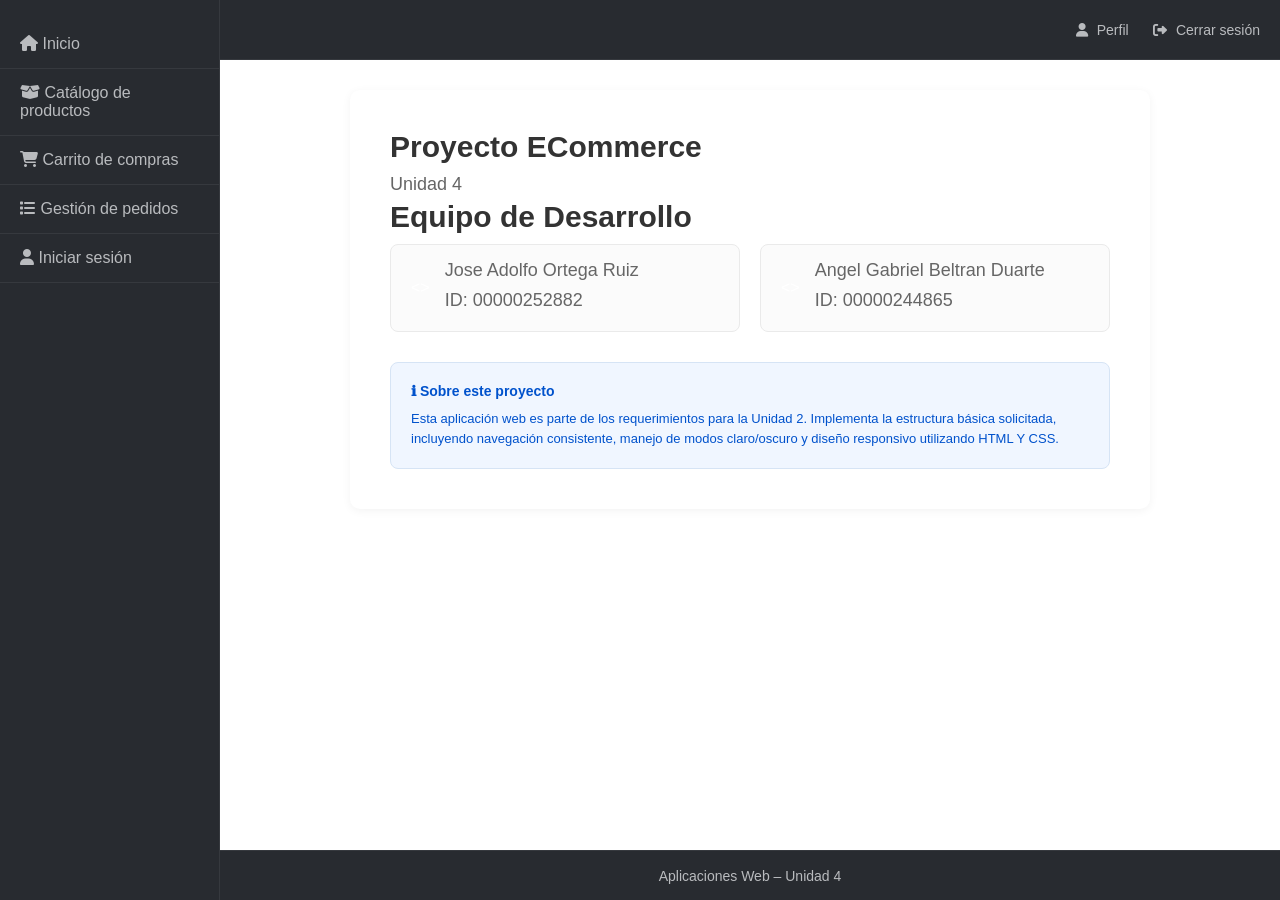
<file: src/main/webapp/index.html>
<html lang="es">
<head>
    <meta charset="UTF-8">
    <meta name="viewport" content="width=device-width, initial-scale=1.0">
    <title>Aplicaciones Web - Unidad 2</title>
    <link rel="stylesheet" href="https://cdnjs.cloudflare.com/ajax/libs/font-awesome/6.4.0/css/all.min.css">
    <link rel="stylesheet" href="./styles/estiloIndex.css">
</head>
<body>

    <div class="layout-container">
        <!-- Menu Lateral -->
        <aside class="sidebar">
            <nav>
                <ul>
                    <li><a href="index.html"><i class="fa-solid fa-house"></i> Inicio</a></li>
                    <li><a href="catalogoView.html"><i class="fa-solid fa-box-open"></i> Catálogo de productos</a></li>
                    <li><a href="carritoView.html"><i class="fa-solid fa-shopping-cart"></i> Carrito de compras</a></li>
                    <li><a href="#pedidos"><i class="fa-solid fa-list"></i> Gestión de pedidos</a></li>
                    <li><a href="loginView.html"><i class="fa-solid fa-user"></i> Iniciar sesión</a></li>
                </ul>
            </nav>
        </aside>

        <!-- Panel principal (Derecha) -->
        <div class="main-panel">
            
            <!-- Barra Superior -->
            <header class="topbar">
                <div class="topbar-links">
                    <a href="#perfil"><i class="fas fa-user"></i> Perfil</a>
                    <a href="#logout"><i class="fas fa-sign-out-alt"></i> Cerrar sesión</a>
                </div>
            </header>

            <!-- Contenido -->
            <main class="content">
                <section class="equipo">
                    <div class="equipo-grid">

                        <div class="equipo-info">
                            <h3 class="titulo-principal">Proyecto ECommerce</h3>
                            <p class="subtitulo-principal">Unidad 4</p>

                            <div class="texto-desarrollo">
                                <h3> Equipo de Desarrollo</h3>
                            </div>

                            <div class="equipo-desarrollo">
                                <div class="tarjeta-desarrollador">
                                    <div class="icono-dev">
                                        <span>&lt;&gt;</span>
                                    </div>
                                    <div class="info-dev">
                                        <p class="nombre-dev">Jose Adolfo Ortega Ruiz</p>
                                        <p class="id-dev">ID: 00000252882</p>
                                    </div>
                                </div>

                                <div class="tarjeta-desarrollador">
                                    <div class="icono-dev">
                                        <span>&lt;&gt;</span>
                                    </div>
                                    <div class="info-dev">
                                        <p class="nombre-dev">Angel Gabriel Beltran Duarte</p>
                                        <p class="id-dev">ID: 00000244865</p>
                                    </div>
                                </div>

                                <div class="info-proyecto">
                                    <h3>&#8505; Sobre este proyecto</h3>
                                    <p>Esta aplicación web es parte de los requerimientos para la Unidad 2. Implementa la estructura básica solicitada, incluyendo navegación consistente, manejo de modos claro/oscuro y diseño responsivo utilizando HTML Y CSS.</p>
                                </div>

                            </div> 
                        </div>
                    </div>
                </section>
            </main>
            </main>

            <!-- Pie de pagina -->
            <footer class="footer">
                <p>Aplicaciones Web – Unidad 4</p>
            </footer>

        </div>
    </div>

</body>
</html>
</file>
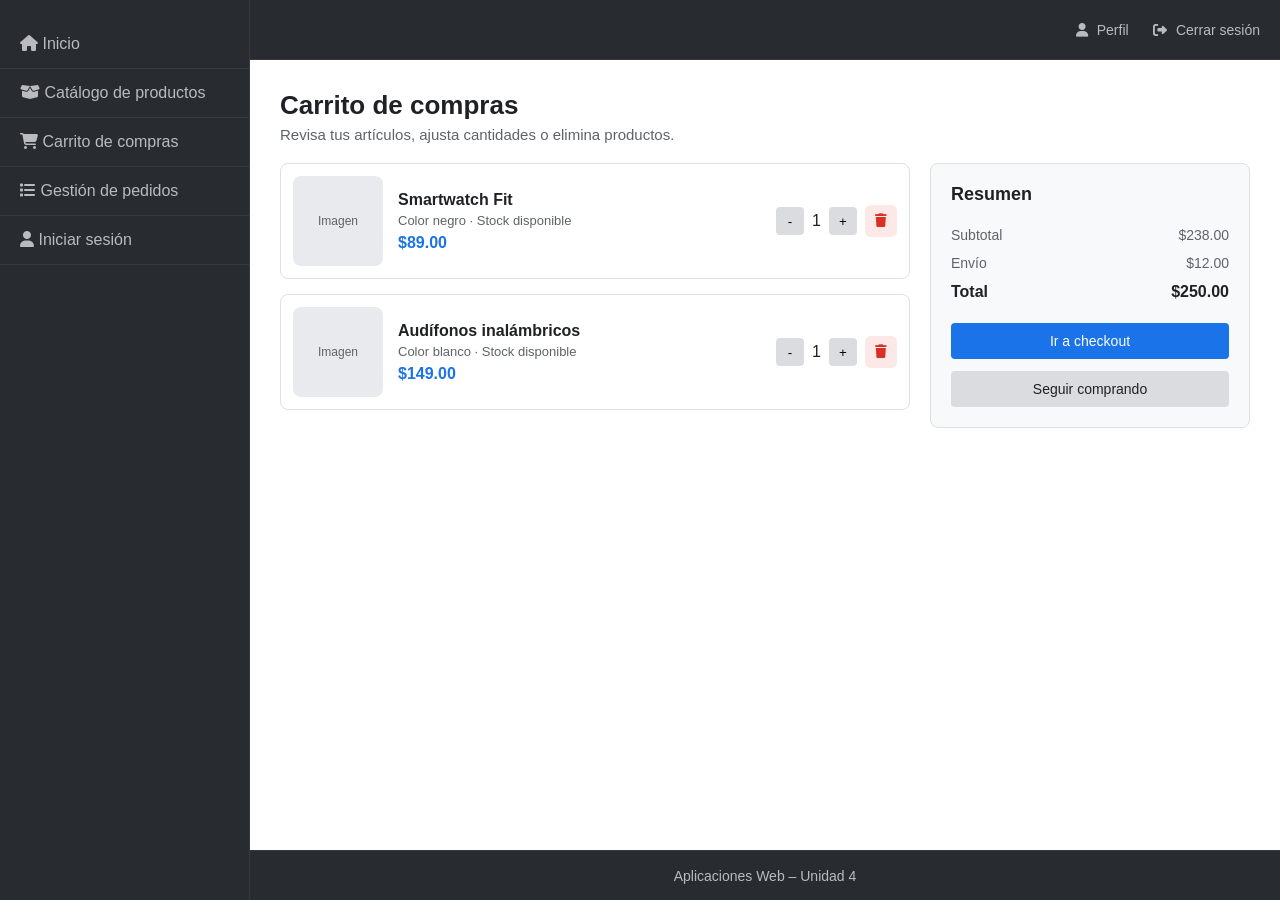
<file: src/main/webapp/carritoView.html>
<html lang="es">
<head>
    <meta charset="UTF-8">
    <meta name="viewport" content="width=device-width, initial-scale=1.0">
    <title>Proyecto ECommerce - Carrito</title>
    <link rel="stylesheet" href="https://cdnjs.cloudflare.com/ajax/libs/font-awesome/6.4.0/css/all.min.css">
    <link rel="stylesheet" href="./styles/estiloCarrito.css">
</head>
<body>

    <div class="layout-container">
        <!-- Menu Lateral -->
        <aside class="sidebar">
            <nav>
                <ul>
                    <li><a href="index.html"><i class="fa-solid fa-house"></i> Inicio</a></li>
                    <li><a href="catalogoView.html"><i class="fa-solid fa-box-open"></i> Catálogo de productos</a></li>
                    <li><a href="carritoView.html"><i class="fa-solid fa-shopping-cart"></i> Carrito de compras</a></li>
                    <li><a href="#pedidos"><i class="fa-solid fa-list"></i> Gestión de pedidos</a></li>
                    <li><a href="loginView.html"><i class="fa-solid fa-user"></i> Iniciar sesión</a></li>
                </ul>
            </nav>
        </aside>

        <!-- Panel principal (Derecha) -->
        <div class="main-panel">
            
            <!-- Barra Superior -->
            <header class="topbar">
                <div class="topbar-links">
                    <a href="#perfil"><i class="fas fa-user"></i> Perfil</a>
                    <a href="#logout"><i class="fas fa-sign-out-alt"></i> Cerrar sesión</a>
                </div>
            </header>

            <!-- Contenido -->
            <main class="content">
                <div class="carrito-header">
                    <h2>Carrito de compras</h2>
                    <p>Revisa tus artículos, ajusta cantidades o elimina productos.</p>
                </div>

                <div class="carrito-grid">
                    <section class="carrito-lista">
                        <article class="carrito-item">
                            <div class="item-img">Imagen</div>
                            <div class="item-info">
                                <h4>Smartwatch Fit</h4>
                                <p>Color negro · Stock disponible</p>
                                <span class="item-precio">$89.00</span>
                            </div>
                            <div class="item-controles">
                                <button type="button" class="btn-cantidad">-</button>
                                <span>1</span>
                                <button type="button" class="btn-cantidad">+</button>
                                <button type="button" class="btn-eliminar"><i class="fa-solid fa-trash"></i></button>
                            </div>
                        </article>
                        <article class="carrito-item">
                            <div class="item-img">Imagen</div>
                            <div class="item-info">
                                <h4>Audífonos inalámbricos</h4>
                                <p>Color blanco · Stock disponible</p>
                                <span class="item-precio">$149.00</span>
                            </div>
                            <div class="item-controles">
                                <button type="button" class="btn-cantidad">-</button>
                                <span>1</span>
                                <button type="button" class="btn-cantidad">+</button>
                                <button type="button" class="btn-eliminar"><i class="fa-solid fa-trash"></i></button>
                            </div>
                        </article>
                    </section>

                    <aside class="resumen-card">
                        <h3>Resumen</h3>
                        <div class="resumen-linea">
                            <span>Subtotal</span>
                            <span>$238.00</span>
                        </div>
                        <div class="resumen-linea">
                            <span>Envío</span>
                            <span>$12.00</span>
                        </div>
                        <div class="resumen-linea total">
                            <span>Total</span>
                            <span>$250.00</span>
                        </div>
                        <button class="btn-primario">Ir a checkout</button>
                        <a class="btn-secundario" href="catalogoView.html">Seguir comprando</a>
                    </aside>
                </div>
            </main>

            <!-- Pie de pagina -->
            <footer class="footer">
                <p>Aplicaciones Web – Unidad 4</p>
            </footer>

        </div>
    </div>

</body>
</html>
</file>
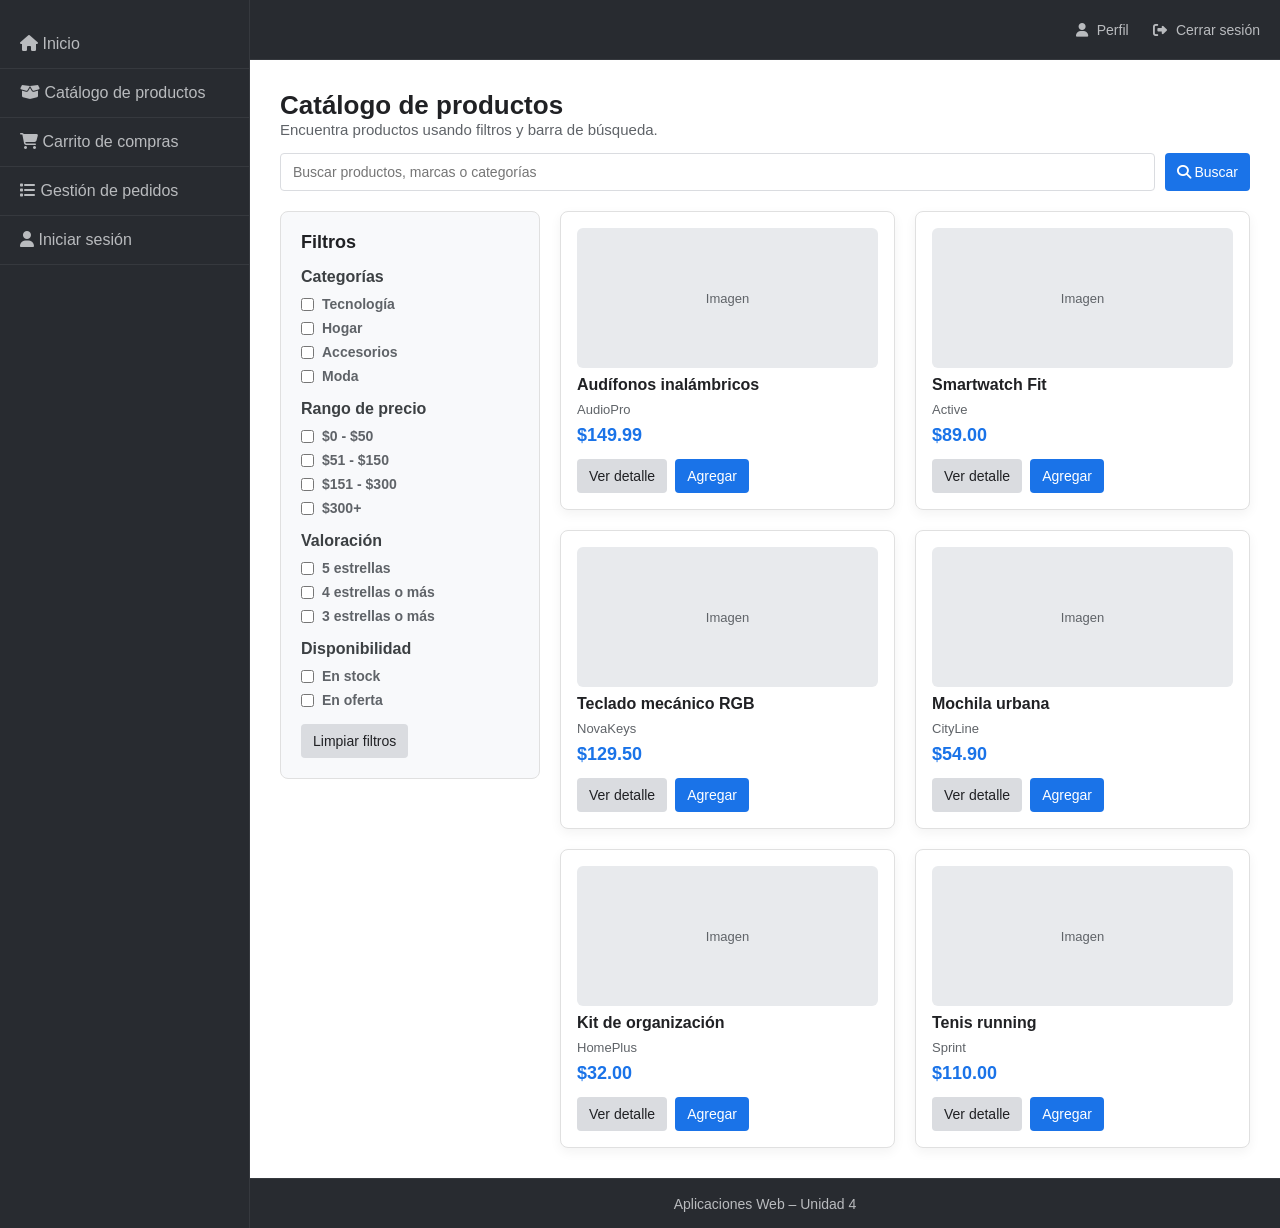
<file: src/main/webapp/catalogoView.html>
<html lang="es">
<head>
    <meta charset="UTF-8">
    <meta name="viewport" content="width=device-width, initial-scale=1.0">
    <title>Proyecto ECommerce - Catálogo</title>
    <link rel="stylesheet" href="https://cdnjs.cloudflare.com/ajax/libs/font-awesome/6.4.0/css/all.min.css">
    <link rel="stylesheet" href="./styles/estiloCatalogo.css">
</head>
<body>

    <div class="layout-container">
        <!-- Menu Lateral -->
        <aside class="sidebar">
            <nav>
                <ul>
                    <li><a href="index.html"><i class="fa-solid fa-house"></i> Inicio</a></li>
                    <li><a href="catalogoView.html"><i class="fa-solid fa-box-open"></i> Catálogo de productos</a></li>
                    <li><a href="carritoView.html"><i class="fa-solid fa-shopping-cart"></i> Carrito de compras</a></li>
                    <li><a href="#pedidos"><i class="fa-solid fa-list"></i> Gestión de pedidos</a></li>
                    <li><a href="loginView.html"><i class="fa-solid fa-user"></i> Iniciar sesión</a></li>
                </ul>
            </nav>
        </aside>

        <!-- Panel principal (Derecha) -->
        <div class="main-panel">
            
            <!-- Barra Superior -->
            <header class="topbar">
                <div class="topbar-links">
                    <a href="#perfil"><i class="fas fa-user"></i> Perfil</a>
                    <a href="#logout"><i class="fas fa-sign-out-alt"></i> Cerrar sesión</a>
                </div>
            </header>

            <!-- Contenido -->
            <main class="content">
                <div class="catalogo-header">
                    <div>
                        <h2>Catálogo de productos</h2>
                        <p>Encuentra productos usando filtros y barra de búsqueda.</p>
                    </div>
                    <div class="search-bar">
                        <input type="text" placeholder="Buscar productos, marcas o categorías">
                        <button class="btn-primario"><i class="fa-solid fa-magnifying-glass"></i> Buscar</button>
                    </div>
                </div>

                <div class="catalogo-grid">
                    <aside class="filtros">
                        <h3>Filtros</h3>
                        <div class="filtro-grupo">
                            <label>Categorías</label>
                            <div class="filtro-opciones">
                                <label><input type="checkbox"> Tecnología</label>
                                <label><input type="checkbox"> Hogar</label>
                                <label><input type="checkbox"> Accesorios</label>
                                <label><input type="checkbox"> Moda</label>
                            </div>
                        </div>
                        <div class="filtro-grupo">
                            <label>Rango de precio</label>
                            <div class="filtro-opciones">
                                <label><input type="checkbox"> $0 - $50</label>
                                <label><input type="checkbox"> $51 - $150</label>
                                <label><input type="checkbox"> $151 - $300</label>
                                <label><input type="checkbox"> $300+</label>
                            </div>
                        </div>
                        <div class="filtro-grupo">
                            <label>Valoración</label>
                            <div class="filtro-opciones">
                                <label><input type="checkbox"> 5 estrellas</label>
                                <label><input type="checkbox"> 4 estrellas o más</label>
                                <label><input type="checkbox"> 3 estrellas o más</label>
                            </div>
                        </div>
                        <div class="filtro-grupo">
                            <label>Disponibilidad</label>
                            <div class="filtro-opciones">
                                <label><input type="checkbox"> En stock</label>
                                <label><input type="checkbox"> En oferta</label>
                            </div>
                        </div>
                        <button class="btn-secundario">Limpiar filtros</button>
                    </aside>

                    <section class="productos-grid">
                        <article class="producto-card">
                            <div class="producto-img">Imagen</div>
                            <h4>Audífonos inalámbricos</h4>
                            <p class="producto-marca">AudioPro</p>
                            <p class="producto-precio">$149.99</p>
                            <div class="producto-acciones">
                                <a class="btn-secundario" href="productoDetalleView.html">Ver detalle</a>
                                <button class="btn-primario">Agregar</button>
                            </div>
                        </article>
                        <article class="producto-card">
                            <div class="producto-img">Imagen</div>
                            <h4>Smartwatch Fit</h4>
                            <p class="producto-marca">Active</p>
                            <p class="producto-precio">$89.00</p>
                            <div class="producto-acciones">
                                <a class="btn-secundario" href="productoDetalleView.html">Ver detalle</a>
                                <button class="btn-primario">Agregar</button>
                            </div>
                        </article>
                        <article class="producto-card">
                            <div class="producto-img">Imagen</div>
                            <h4>Teclado mecánico RGB</h4>
                            <p class="producto-marca">NovaKeys</p>
                            <p class="producto-precio">$129.50</p>
                            <div class="producto-acciones">
                                <a class="btn-secundario" href="productoDetalleView.html">Ver detalle</a>
                                <button class="btn-primario">Agregar</button>
                            </div>
                        </article>
                        <article class="producto-card">
                            <div class="producto-img">Imagen</div>
                            <h4>Mochila urbana</h4>
                            <p class="producto-marca">CityLine</p>
                            <p class="producto-precio">$54.90</p>
                            <div class="producto-acciones">
                                <a class="btn-secundario" href="productoDetalleView.html">Ver detalle</a>
                                <button class="btn-primario">Agregar</button>
                            </div>
                        </article>
                        <article class="producto-card">
                            <div class="producto-img">Imagen</div>
                            <h4>Kit de organización</h4>
                            <p class="producto-marca">HomePlus</p>
                            <p class="producto-precio">$32.00</p>
                            <div class="producto-acciones">
                                <a class="btn-secundario" href="productoDetalleView.html">Ver detalle</a>
                                <button class="btn-primario">Agregar</button>
                            </div>
                        </article>
                        <article class="producto-card">
                            <div class="producto-img">Imagen</div>
                            <h4>Tenis running</h4>
                            <p class="producto-marca">Sprint</p>
                            <p class="producto-precio">$110.00</p>
                            <div class="producto-acciones">
                                <a class="btn-secundario" href="productoDetalleView.html">Ver detalle</a>
                                <button class="btn-primario">Agregar</button>
                            </div>
                        </article>
                    </section>
                </div>
            </main>

            <!-- Pie de pagina -->
            <footer class="footer">
                <p>Aplicaciones Web – Unidad 4</p>
            </footer>

        </div>
    </div>

</body>
</html>
</file>
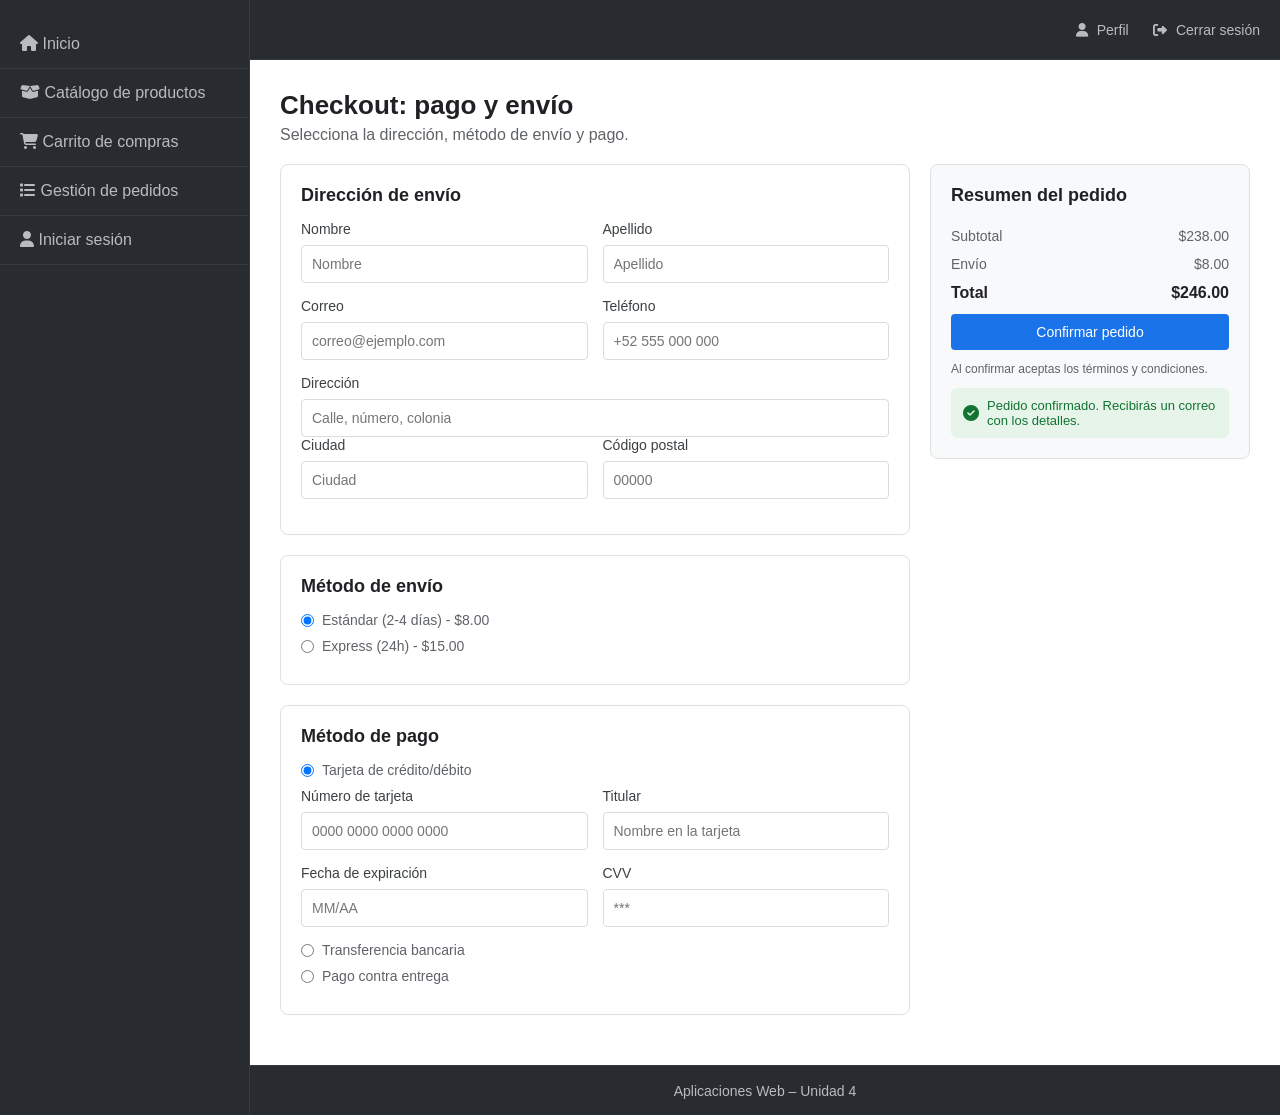
<file: src/main/webapp/checkoutView.html>
<html lang="es">
<head>
    <meta charset="UTF-8">
    <meta name="viewport" content="width=device-width, initial-scale=1.0">
    <title>Proyecto ECommerce - Checkout</title>
    <link rel="stylesheet" href="https://cdnjs.cloudflare.com/ajax/libs/font-awesome/6.4.0/css/all.min.css">
    <link rel="stylesheet" href="./styles/estiloCheckout.css">
</head>
<body>

    <div class="layout-container">
        <!-- Menu Lateral -->
        <aside class="sidebar">
            <nav>
                <ul>
                    <li><a href="index.html"><i class="fa-solid fa-house"></i> Inicio</a></li>
                    <li><a href="catalogoView.html"><i class="fa-solid fa-box-open"></i> Catálogo de productos</a></li>
                    <li><a href="carritoView.html"><i class="fa-solid fa-shopping-cart"></i> Carrito de compras</a></li>
                    <li><a href="#pedidos"><i class="fa-solid fa-list"></i> Gestión de pedidos</a></li>
                    <li><a href="loginView.html"><i class="fa-solid fa-user"></i> Iniciar sesión</a></li>
                </ul>
            </nav>
        </aside>

        <!-- Panel principal (Derecha) -->
        <div class="main-panel">
            
            <!-- Barra Superior -->
            <header class="topbar">
                <div class="topbar-links">
                    <a href="#perfil"><i class="fas fa-user"></i> Perfil</a>
                    <a href="#logout"><i class="fas fa-sign-out-alt"></i> Cerrar sesión</a>
                </div>
            </header>

            <!-- Contenido -->
            <main class="content">
                <div class="checkout-header">
                    <h2>Checkout: pago y envío</h2>
                    <p>Selecciona la dirección, método de envío y pago.</p>
                </div>

                <div class="checkout-grid">
                    <section class="checkout-form">
                        <div class="form-section">
                            <h3>Dirección de envío</h3>
                            <div class="form-row">
                                <div class="campo-form">
                                    <label for="nombre">Nombre</label>
                                    <input type="text" id="nombre" placeholder="Nombre">
                                </div>
                                <div class="campo-form">
                                    <label for="apellido">Apellido</label>
                                    <input type="text" id="apellido" placeholder="Apellido">
                                </div>
                            </div>
                            <div class="form-row">
                                <div class="campo-form">
                                    <label for="email">Correo</label>
                                    <input type="email" id="email" placeholder="correo@ejemplo.com">
                                </div>
                                <div class="campo-form">
                                    <label for="telefono">Teléfono</label>
                                    <input type="tel" id="telefono" placeholder="+52 555 000 000">
                                </div>
                            </div>
                            <div class="campo-form">
                                <label for="direccion">Dirección</label>
                                <input type="text" id="direccion" placeholder="Calle, número, colonia">
                            </div>
                            <div class="form-row">
                                <div class="campo-form">
                                    <label for="ciudad">Ciudad</label>
                                    <input type="text" id="ciudad" placeholder="Ciudad">
                                </div>
                                <div class="campo-form">
                                    <label for="cp">Código postal</label>
                                    <input type="text" id="cp" placeholder="00000">
                                </div>
                            </div>
                        </div>

                        <div class="form-section">
                            <h3>Método de envío</h3>
                            <label class="opcion-radio"><input type="radio" name="envio" checked> Estándar (2-4 días) - $8.00</label>
                            <label class="opcion-radio"><input type="radio" name="envio"> Express (24h) - $15.00</label>
                        </div>

                        <div class="form-section">
                            <h3>Método de pago</h3>
                            <label class="opcion-radio"><input type="radio" name="pago" checked> Tarjeta de crédito/débito</label>
                            <div class="form-row">
                                <div class="campo-form">
                                    <label for="tarjeta">Número de tarjeta</label>
                                    <input type="text" id="tarjeta" placeholder="0000 0000 0000 0000">
                                </div>
                                <div class="campo-form">
                                    <label for="titular">Titular</label>
                                    <input type="text" id="titular" placeholder="Nombre en la tarjeta">
                                </div>
                            </div>
                            <div class="form-row">
                                <div class="campo-form">
                                    <label for="expira">Fecha de expiración</label>
                                    <input type="text" id="expira" placeholder="MM/AA">
                                </div>
                                <div class="campo-form">
                                    <label for="cvv">CVV</label>
                                    <input type="password" id="cvv" placeholder="***">
                                </div>
                            </div>
                            <label class="opcion-radio"><input type="radio" name="pago"> Transferencia bancaria</label>
                            <label class="opcion-radio"><input type="radio" name="pago"> Pago contra entrega</label>
                        </div>
                    </section>

                    <aside class="resumen-card">
                        <h3>Resumen del pedido</h3>
                        <div class="resumen-linea">
                            <span>Subtotal</span>
                            <span>$238.00</span>
                        </div>
                        <div class="resumen-linea">
                            <span>Envío</span>
                            <span>$8.00</span>
                        </div>
                        <div class="resumen-linea total">
                            <span>Total</span>
                            <span>$246.00</span>
                        </div>
                        <button class="btn-primario">Confirmar pedido</button>
                        <p class="nota-resumen">Al confirmar aceptas los términos y condiciones.</p>
                        <div class="mensaje-confirmacion">
                            <i class="fa-solid fa-circle-check"></i>
                            Pedido confirmado. Recibirás un correo con los detalles.
                        </div>
                    </aside>
                </div>
            </main>

            <!-- Pie de pagina -->
            <footer class="footer">
                <p>Aplicaciones Web – Unidad 4</p>
            </footer>

        </div>
    </div>

</body>
</html>
</file>
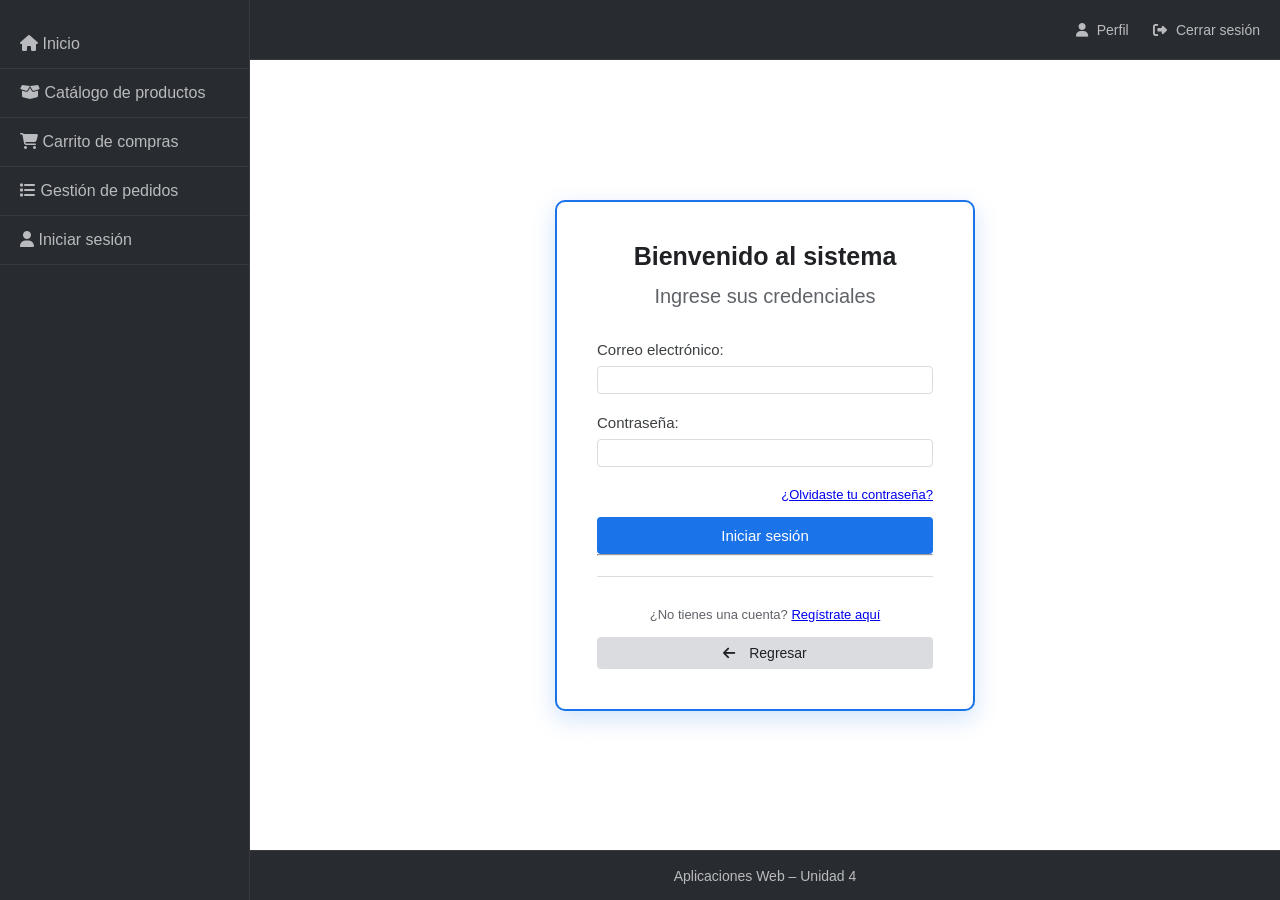
<file: src/main/webapp/loginView.html>
<html lang="es">
<head>
    <meta charset="UTF-8">
    <meta name="viewport" content="width=device-width, initial-scale=1.0">
    <title>Aplicaciones Web - Unidad 2</title>
    <link rel="stylesheet" href="https://cdnjs.cloudflare.com/ajax/libs/font-awesome/6.4.0/css/all.min.css">
    <link rel="stylesheet" href="./styles/estiloLogin.css">
</head>
<body>

    <div class="layout-container">
        <!-- Menu Lateral -->
        <aside class="sidebar">
            <nav>
                <ul>
                    <li><a href="index.html"><i class="fa-solid fa-house"></i> Inicio</a></li>
                    <li><a href="catalogoView.html"><i class="fa-solid fa-box-open"></i> Catálogo de productos</a></li>
                    <li><a href="carritoView.html"><i class="fa-solid fa-shopping-cart"></i> Carrito de compras</a></li>
                    <li><a href="#pedidos"><i class="fa-solid fa-list"></i> Gestión de pedidos</a></li>
                    <li><a href="loginView.html"><i class="fa-solid fa-user"></i> Iniciar sesión</a></li>
                </ul>
            </nav>
        </aside>

        <!-- Panel principal (Derecha) -->
        <div class="main-panel">
            
            <!-- Barra Superior -->
            <header class="topbar">
                <div class="topbar-links">
                    <a href="#perfil"><i class="fas fa-user"></i> Perfil</a>
                    <a href="#logout"><i class="fas fa-sign-out-alt"></i> Cerrar sesión</a>
                </div>
            </header>

            <!-- Contenido -->
            <main class="content">
                <div class="contenedor-login">
                    <div class ="cabecera-login">
                        <h2>Bienvenido al sistema</h2>
                        <p>Ingrese sus credenciales</p>
                    </div>
                    <form class = "formulario-login">
                        <input type="hidden" name="accion" value="loginAdmin">
                        <div class="campo-form">
                            <label for="email">Correo electrónico:</label>
                            <input type="email" id="email" name="email" required>
                        </div>
                        <div class="campo-form">
                            <label for="password">Contraseña:</label>
                            <input type="password" id="password" name="password" required>
                        </div>
                        <div class="contrasena-olvidada">
                            <p><a href="#recuperar">¿Olvidaste tu contraseña?</a></p>
                        </div>
                        <div class = "boton-login">
                            <button type="submit">Iniciar sesión</button>
                        </div>
                       
                        <div class = "pie-login">
                             <hr>
                            <p>¿No tienes una cuenta? <a href="registroView.html">Regístrate aquí</a></p>
                        </div>
                        
                        <div class="btn-regresar">
                            <button type="button"><i class="fa-solid fa-arrow-left"></i> Regresar</button> 
                        </div>
                    </form>
                </div>
            </main>

            <!-- Pie de pagina -->
            <footer class="footer">
                <p>Aplicaciones Web – Unidad 4</p>
            </footer>

        </div>
    </div>

</body>
</html>
</file>
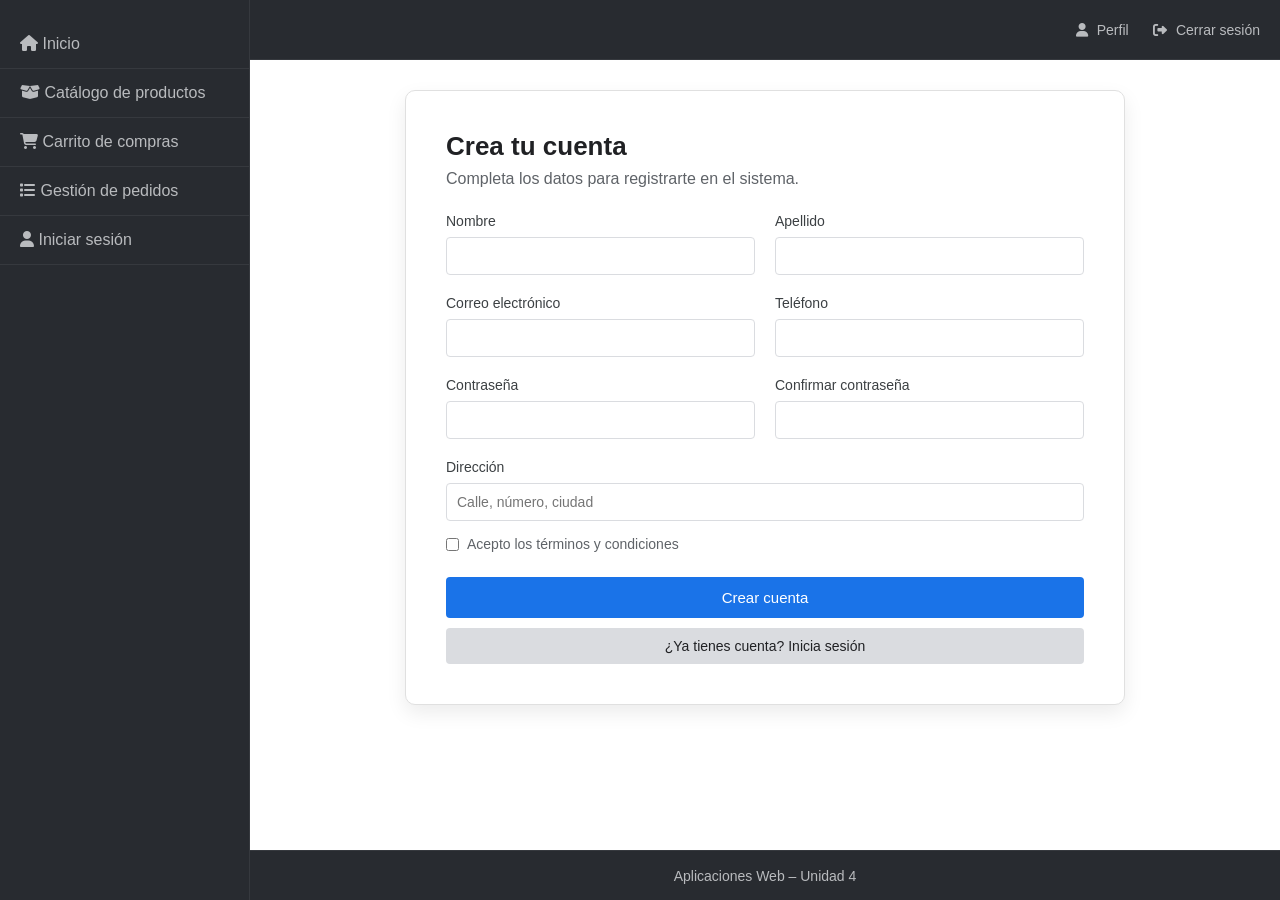
<file: src/main/webapp/registroView.html>
<html lang="es">
<head>
    <meta charset="UTF-8">
    <meta name="viewport" content="width=device-width, initial-scale=1.0">
    <title>Proyecto ECommerce - Registro</title>
    <link rel="stylesheet" href="https://cdnjs.cloudflare.com/ajax/libs/font-awesome/6.4.0/css/all.min.css">
    <link rel="stylesheet" href="./styles/estiloRegistro.css">
</head>
<body>

    <div class="layout-container">
        <!-- Menu Lateral -->
        <aside class="sidebar">
            <nav>
                <ul>
                    <li><a href="index.html"><i class="fa-solid fa-house"></i> Inicio</a></li>
                    <li><a href="catalogoView.html"><i class="fa-solid fa-box-open"></i> Catálogo de productos</a></li>
                    <li><a href="carritoView.html"><i class="fa-solid fa-shopping-cart"></i> Carrito de compras</a></li>
                    <li><a href="#pedidos"><i class="fa-solid fa-list"></i> Gestión de pedidos</a></li>
                    <li><a href="loginView.html"><i class="fa-solid fa-user"></i> Iniciar sesión</a></li>
                </ul>
            </nav>
        </aside>

        <!-- Panel principal (Derecha) -->
        <div class="main-panel">
            
            <!-- Barra Superior -->
            <header class="topbar">
                <div class="topbar-links">
                    <a href="#perfil"><i class="fas fa-user"></i> Perfil</a>
                    <a href="#logout"><i class="fas fa-sign-out-alt"></i> Cerrar sesión</a>
                </div>
            </header>

            <!-- Contenido -->
            <main class="content">
                <div class="registro-card">
                    <div class="registro-header">
                        <h2>Crea tu cuenta</h2>
                        <p>Completa los datos para registrarte en el sistema.</p>
                    </div>
                    <form class="registro-form">
                        <div class="form-grid">
                            <div class="campo-form">
                                <label for="nombre">Nombre</label>
                                <input type="text" id="nombre" name="nombre" required>
                            </div>
                            <div class="campo-form">
                                <label for="apellido">Apellido</label>
                                <input type="text" id="apellido" name="apellido" required>
                            </div>
                        </div>
                        <div class="form-grid">
                            <div class="campo-form">
                                <label for="email">Correo electrónico</label>
                                <input type="email" id="email" name="email" required>
                            </div>
                            <div class="campo-form">
                                <label for="telefono">Teléfono</label>
                                <input type="tel" id="telefono" name="telefono" required>
                            </div>
                        </div>
                        <div class="form-grid">
                            <div class="campo-form">
                                <label for="password">Contraseña</label>
                                <input type="password" id="password" name="password" required>
                            </div>
                            <div class="campo-form">
                                <label for="confirmar">Confirmar contraseña</label>
                                <input type="password" id="confirmar" name="confirmar" required>
                            </div>
                        </div>
                        <div class="campo-form">
                            <label for="direccion">Dirección</label>
                            <input type="text" id="direccion" name="direccion" placeholder="Calle, número, ciudad">
                        </div>
                        <div class="terminos">
                            <label><input type="checkbox" required> Acepto los términos y condiciones</label>
                        </div>
                        <div class="botones-form">
                            <button type="submit" class="btn-primario">Crear cuenta</button>
                            <a class="btn-secundario" href="loginView.html">¿Ya tienes cuenta? Inicia sesión</a>
                        </div>
                    </form>
                </div>
            </main>

            <!-- Pie de pagina -->
            <footer class="footer">
                <p>Aplicaciones Web – Unidad 4</p>
            </footer>

        </div>
    </div>

</body>
</html>
</file>
<file: src/main/webapp/styles/estiloIndex.css>
/* Reseteo general */
* {
    margin: 0;
    padding: 0;
    box-sizing: border-box;
    font-family: Arial, sans-serif;
}

body {
    background-color: #1e2124;
    color: #ffffff;
}

/* Contenedor principal - Flexbox para dividir pantalla */
.layout-container {
    display: flex;
    height: 100vh;
    overflow: hidden;
}

/* --- MENU LATERAL --- */
.sidebar {
    width: 250px;
    background-color: #282b30;
    border-right: 1px solid #36393e;
    display: flex;
    flex-direction: column;
}

.sidebar nav {
    margin-top: 20px;
}

.sidebar nav ul {
    list-style: none;
}

.sidebar nav ul li a {
    display: block;
    padding: 15px 20px;
    color: #b9bbbe;
    text-decoration: none;
    border-bottom: 1px solid #36393e;
    transition: background-color 0.2s;
}

.sidebar nav ul li a:hover {
    background-color: #36393e;
    color: #ffffff;
}

.sidebar nav ul li a.active {
    background-color: #36393e;
    color: #ffffff;
    border-left: 3px solid #1a73e8;
}

/* --- PANEL PRINCIPAL --- */
.main-panel {
    flex: 1;
    /* Ocupa el resto del ancho */
    display: flex;
    flex-direction: column;
}

/* --- BARRA SUPERIOR --- */
.topbar {
    height: 60px;
    background-color: #282b30;
    border-bottom: 1px solid #36393e;
    display: flex;
    align-items: center;
    justify-content: flex-end;
    /* Alinea a la derecha */
    padding: 0 20px;
}

.topbar-links a {
    color: #b9bbbe;
    text-decoration: none;
    margin-left: 20px;
    font-size: 14px;
}

.topbar-links a:hover {
    color: #ffffff;
}

.topbar-links i {
    margin-right: 5px;
}


.content {
    flex: 1;
    
    background-color: #1e2124;
    padding: 20px;
    overflow-y: auto;
}


.footer {
    height: 50px;
    background-color: #282b30;
    border-top: 1px solid #36393e;
    display: flex;
    align-items: center;
    justify-content: center;
    
}

.footer p {
    color: #b9bbbe;
    font-size: 14px;
}

.content {
    flex: 1;
    padding: 30px;
    overflow-y: auto;
    background-color: #fff;
}


.equipo-grid {
    display: grid;
    grid-template-columns: repeat(auto-fill, minmax(1000px, 1fr));
    gap: 20px;
    height: 20px;
    justify-self: center;
}

.equipo-info {
    background-color: #FFFFFF;
    padding: 40px;
    border-radius: 10px;
    box-shadow: 0 2px 10px rgba(0, 0, 0, 0.05);
    max-width: 800px;
    margin: 0 auto;
}

.equipo-info:hover {
    transform: translateY(-5px);
}

.equipo-info h3 {
    font-size: 30px;
    color: #333;
    margin-bottom: 10px;
}

.equipo-info p {
    font-size: 18px;
    color: #666;
    margin-bottom: 5px;
}

.info-dev {
    display: flex;
    flex-direction: column;
    gap: 4px;
}

.tarjeta-desarrollador {
    display: flex;
    align-items: center;
    background-color: #FBFBFB;
    border: 1px solid #EAEAEA;
    border-radius: 8px;
    padding: 15px 20px;
    gap: 15px;
    width: 100%;
}

.equipo-desarrollo {
    display: grid;
    grid-template-columns: 1fr 1fr;
    gap: 20px;
}

.info-proyecto {
    grid-column: 1/ -1;
    background-color: #F0F6FF;
    border: 1px solid #D6E4F5;
    border-radius: 8px;
    padding: 20px;
    margin-top: 10px;
}

.info-proyecto h3 {
    color: #0052CC; 
    font-size: 14px;
    margin: 0 0 10px 0;
    display: flex;
    align-items: center;
    gap: 8px;
}

.info-proyecto p {
    color: #0052CC; 
    font-size: 13px;
    line-height: 1.5; 
    margin: 0;
}
</file>
<file: src/main/webapp/styles/estiloCarrito.css>
/* Reseteo general */
* {
    margin: 0;
    padding: 0;
    box-sizing: border-box;
    font-family: Arial, sans-serif;
}

body {
    background-color: #1e2124;
    color: #ffffff;
}


.layout-container {
    display: flex;
    min-height: 100vh;
    overflow: hidden;
}


.sidebar {
    width: 250px;
    background-color: #282b30;
    border-right: 1px solid #36393e;
    display: flex;
    flex-direction: column;
}

.sidebar nav {
    margin-top: 20px;
}

.sidebar nav ul {
    list-style: none;
}

.sidebar nav ul li a {
    display: block;
    padding: 15px 20px;
    color: #b9bbbe;
    text-decoration: none;
    border-bottom: 1px solid #36393e;
    transition: background-color 0.2s;
}

.sidebar nav ul li a:hover {
    background-color: #36393e;
    color: #ffffff;
}

.sidebar nav ul li a.active {
    background-color: #36393e;
    color: #ffffff;
    border-left: 3px solid #1a73e8;
}


.main-panel {
    flex: 1;
    display: flex;
    flex-direction: column;
}


.topbar {
    height: 60px;
    background-color: #282b30;
    border-bottom: 1px solid #36393e;
    display: flex;
    align-items: center;
    justify-content: flex-end;
    padding: 0 20px;
}

.topbar-links a {
    color: #b9bbbe;
    text-decoration: none;
    margin-left: 20px;
    font-size: 14px;
}

.topbar-links a:hover {
    color: #ffffff;
}

.topbar-links i {
    margin-right: 5px;
}

/* --- CONTENIDO --- */
.content {
    flex: 1;
    padding: 30px;
    overflow-y: auto;
    background-color: #ffffff;
    color: #202124;
}


.footer {
    height: 50px;
    background-color: #282b30;
    border-top: 1px solid #36393e;
    display: flex;
    align-items: center;
    justify-content: center;
}

.footer p {
    color: #b9bbbe;
    font-size: 14px;
}


.carrito-header {
    margin-bottom: 20px;
}

.carrito-header h2 {
    font-size: 26px;
    color: #202124;
    margin-bottom: 5px;
}

.carrito-header p {
    color: #5f6368;
    font-size: 15px;
}

.carrito-grid {
    display: grid;
    grid-template-columns: 1fr 320px;
    gap: 20px;
}

.carrito-lista {
    display: flex;
    flex-direction: column;
    gap: 15px;
}

.carrito-item {
    display: grid;
    grid-template-columns: 90px 1fr auto;
    gap: 15px;
    align-items: center;
    border: 1px solid #e0e0e0;
    border-radius: 8px;
    padding: 12px;
    background-color: #ffffff;
}

.item-img {
    width: 90px;
    height: 90px;
    background-color: #e8eaed;
    border-radius: 8px;
    display: flex;
    align-items: center;
    justify-content: center;
    font-size: 12px;
    color: #5f6368;
}

.item-info h4 {
    font-size: 16px;
    margin-bottom: 4px;
}

.item-info p {
    font-size: 13px;
    color: #5f6368;
    margin-bottom: 6px;
}

.item-precio {
    font-weight: 700;
    color: #1a73e8;
}

.item-controles {
    display: flex;
    align-items: center;
    gap: 8px;
}

.btn-cantidad {
    width: 28px;
    height: 28px;
    border: none;
    background-color: #dadce0;
    border-radius: 4px;
    cursor: pointer;
}

.btn-eliminar {
    border: none;
    background-color: #fce8e6;
    color: #d93025;
    width: 32px;
    height: 32px;
    border-radius: 6px;
    cursor: pointer;
}

.resumen-card {
    background-color: #f8f9fb;
    border: 1px solid #e0e0e0;
    border-radius: 8px;
    padding: 20px;
    height: fit-content;
    display: flex;
    flex-direction: column;
    gap: 12px;
}

.resumen-card h3 {
    font-size: 18px;
    margin-bottom: 10px;
}

.resumen-linea {
    display: flex;
    justify-content: space-between;
    font-size: 14px;
    color: #5f6368;
}

.resumen-linea.total {
    font-weight: 700;
    color: #202124;
    font-size: 16px;
}

.btn-primario {
    background-color: #1a73e8;
    color: #ffffff;
    border: none;
    padding: 10px 16px;
    border-radius: 4px;
    font-size: 14px;
    cursor: pointer;
    text-align: center;
    margin-top: 10px;
}

.btn-secundario {
    background-color: #dadce0;
    color: #202124;
    border: none;
    padding: 10px 16px;
    border-radius: 4px;
    font-size: 14px;
    text-decoration: none;
    text-align: center;
}

@media (max-width: 960px) {
    .carrito-grid {
        grid-template-columns: 1fr;
    }
}
.carrito-vacio{
    margin-bottom: 20px;
}
</file>
<file: src/main/webapp/styles/estiloCatalogo.css>
/* Reseteo general */
* {
    margin: 0;
    padding: 0;
    box-sizing: border-box;
    font-family: Arial, sans-serif;
}

body {
    background-color: #1e2124;
    color: #ffffff;
}

/* Contenedor principal - Flexbox para dividir pantalla */
.layout-container {
    display: flex;
    min-height: 100vh;
    overflow: hidden;
}

/* --- MENU LATERAL --- */
.sidebar {
    width: 250px;
    background-color: #282b30;
    border-right: 1px solid #36393e;
    display: flex;
    flex-direction: column;
}

.sidebar nav {
    margin-top: 20px;
}

.sidebar nav ul {
    list-style: none;
}

.sidebar nav ul li a {
    display: block;
    padding: 15px 20px;
    color: #b9bbbe;
    text-decoration: none;
    border-bottom: 1px solid #36393e;
    transition: background-color 0.2s;
}

.sidebar nav ul li a:hover {
    background-color: #36393e;
    color: #ffffff;
}

.sidebar nav ul li a.active {
    background-color: #36393e;
    color: #ffffff;
    border-left: 3px solid #1a73e8;
}


.main-panel {
    flex: 1;
    display: flex;
    flex-direction: column;
}


.topbar {
    height: 60px;
    background-color: #282b30;
    border-bottom: 1px solid #36393e;
    display: flex;
    align-items: center;
    justify-content: flex-end;
    padding: 0 20px;
}

.topbar-links a {
    color: #b9bbbe;
    text-decoration: none;
    margin-left: 20px;
    font-size: 14px;
}

.topbar-links a:hover {
    color: #ffffff;
}

.topbar-links i {
    margin-right: 5px;
}


.content {
    flex: 1;
    padding: 30px;
    overflow-y: auto;
    background-color: #ffffff;
    color: #202124;
}


.footer {
    height: 50px;
    background-color: #282b30;
    border-top: 1px solid #36393e;
    display: flex;
    align-items: center;
    justify-content: center;
}

.footer p {
    color: #b9bbbe;
    font-size: 14px;
}


.catalogo-header {
    display: flex;
    flex-direction: column;
    gap: 15px;
    margin-bottom: 20px;
}

.catalogo-header h2 {
    font-size: 26px;
    color: #202124;
}

.catalogo-header p {
    color: #5f6368;
    font-size: 15px;
}

.search-bar {
    display: flex;
    gap: 10px;
}

.search-bar input {
    flex: 1;
    padding: 10px 12px;
    border: 1px solid #dadce0;
    border-radius: 4px;
    font-size: 14px;
}

.catalogo-grid {
    display: grid;
    grid-template-columns: 260px 1fr;
    gap: 20px;
}

.filtros {
    background-color: #f8f9fb;
    border: 1px solid #e0e0e0;
    border-radius: 8px;
    padding: 20px;
    height: fit-content;
}

.filtros h3 {
    margin-bottom: 15px;
    font-size: 18px;
    color: #202124;
}

.filtro-grupo {
    margin-bottom: 16px;
}

.filtro-grupo label {
    display: block;
    font-weight: 600;
    margin-bottom: 10px;
    color: #3c4043;
}

.filtro-opciones label {
    display: flex;
    align-items: center;
    gap: 8px;
    font-size: 14px;
    color: #5f6368;
    margin-bottom: 8px;
}

.productos-grid {
    display: grid;
    grid-template-columns: repeat(auto-fill, minmax(220px, 1fr));
    gap: 20px;
}

.producto-card {
    background-color: #ffffff;
    border: 1px solid #e0e0e0;
    border-radius: 8px;
    padding: 16px;
    display: flex;
    flex-direction: column;
    gap: 8px;
    box-shadow: 0 4px 12px rgba(0, 0, 0, 0.05);
}

.producto-img {
    height: 140px;
    background-color: #e8eaed;
    border-radius: 6px;
    display: flex;
    align-items: center;
    justify-content: center;
    color: #5f6368;
    font-size: 13px;
}

.producto-marca {
    color: #5f6368;
    font-size: 13px;
}

.producto-precio {
    font-size: 18px;
    font-weight: 700;
    color: #1a73e8;
}

.producto-acciones {
    display: flex;
    gap: 8px;
    margin-top: 5px;
}

.btn-primario {
    background-color: #1a73e8;
    color: #ffffff;
    border: none;
    padding: 9px 12px;
    border-radius: 4px;
    font-size: 14px;
    cursor: pointer;
}

.btn-secundario {
    background-color: #dadce0;
    color: #202124;
    border: none;
    padding: 9px 12px;
    border-radius: 4px;
    font-size: 14px;
    text-decoration: none;
    text-align: center;
}

@media (max-width: 980px) {
    .catalogo-grid {
        grid-template-columns: 1fr;
    }
}

@media (max-width: 600px) {
    .search-bar {
        flex-direction: column;
    }
}
</file>
<file: src/main/webapp/styles/estiloCheckout.css>
/* Reseteo general */
* {
    margin: 0;
    padding: 0;
    box-sizing: border-box;
    font-family: Arial, sans-serif;
}

body {
    background-color: #1e2124;
    color: #ffffff;
}

/* Contenedor principal - Flexbox para dividir pantalla */
.layout-container {
    display: flex;
    min-height: 100vh;
    overflow: hidden;
}

/* --- MENU LATERAL --- */
.sidebar {
    width: 250px;
    background-color: #282b30;
    border-right: 1px solid #36393e;
    display: flex;
    flex-direction: column;
}

.sidebar nav {
    margin-top: 20px;
}

.sidebar nav ul {
    list-style: none;
}

.sidebar nav ul li a {
    display: block;
    padding: 15px 20px;
    color: #b9bbbe;
    text-decoration: none;
    border-bottom: 1px solid #36393e;
    transition: background-color 0.2s;
}

.sidebar nav ul li a:hover {
    background-color: #36393e;
    color: #ffffff;
}

/* --- PANEL PRINCIPAL --- */
.main-panel {
    flex: 1;
    display: flex;
    flex-direction: column;
}

/* --- BARRA SUPERIOR --- */
.topbar {
    height: 60px;
    background-color: #282b30;
    border-bottom: 1px solid #36393e;
    display: flex;
    align-items: center;
    justify-content: flex-end;
    padding: 0 20px;
}

.topbar-links a {
    color: #b9bbbe;
    text-decoration: none;
    margin-left: 20px;
    font-size: 14px;
}

.topbar-links a:hover {
    color: #ffffff;
}

.topbar-links i {
    margin-right: 5px;
}

/* --- CONTENIDO --- */
.content {
    flex: 1;
    padding: 30px;
    overflow-y: auto;
    background-color: #ffffff;
    color: #202124;
}

/* --- PIE DE PÁGINA --- */
.footer {
    height: 50px;
    background-color: #282b30;
    border-top: 1px solid #36393e;
    display: flex;
    align-items: center;
    justify-content: center;
}

.footer p {
    color: #b9bbbe;
    font-size: 14px;
}

/* --- CHECKOUT --- */
.checkout-header {
    margin-bottom: 20px;
}

.checkout-header h2 {
    font-size: 26px;
    margin-bottom: 5px;
}

.checkout-header p {
    color: #5f6368;
}

.checkout-grid {
    display: grid;
    grid-template-columns: 1fr 320px;
    gap: 20px;
}

.form-section {
    background-color: #ffffff;
    border: 1px solid #e0e0e0;
    border-radius: 8px;
    padding: 20px;
    margin-bottom: 20px;
}

.form-section h3 {
    margin-bottom: 15px;
    font-size: 18px;
}

.form-row {
    display: grid;
    grid-template-columns: repeat(2, 1fr);
    gap: 15px;
    margin-bottom: 15px;
}

.campo-form label {
    display: block;
    font-size: 14px;
    color: #3c4043;
    margin-bottom: 8px;
}

.campo-form input {
    width: 100%;
    padding: 10px;
    border: 1px solid #dadce0;
    border-radius: 4px;
    font-size: 14px;
}

.opcion-radio {
    display: flex;
    align-items: center;
    gap: 8px;
    font-size: 14px;
    color: #5f6368;
    margin-bottom: 10px;
}

.resumen-card {
    background-color: #f8f9fb;
    border: 1px solid #e0e0e0;
    border-radius: 8px;
    padding: 20px;
    height: fit-content;
    display: flex;
    flex-direction: column;
    gap: 12px;
}

.resumen-card h3 {
    font-size: 18px;
    margin-bottom: 10px;
}

.resumen-linea {
    display: flex;
    justify-content: space-between;
    font-size: 14px;
    color: #5f6368;
}

.resumen-linea.total {
    font-weight: 700;
    color: #202124;
    font-size: 16px;
}

.nota-resumen {
    font-size: 12px;
    color: #5f6368;
}

.mensaje-confirmacion {
    display: flex;
    align-items: center;
    gap: 8px;
    background-color: #e6f4ea;
    color: #137333;
    padding: 10px 12px;
    border-radius: 6px;
    font-size: 13px;
}

.mensaje-confirmacion i {
    font-size: 16px;
}

.btn-primario {
    background-color: #1a73e8;
    color: #ffffff;
    border: none;
    padding: 10px 16px;
    border-radius: 4px;
    font-size: 14px;
    cursor: pointer;
    text-align: center;
}

@media (max-width: 960px) {
    .checkout-grid {
        grid-template-columns: 1fr;
    }
}

@media (max-width: 700px) {
    .form-row {
        grid-template-columns: 1fr;
    }
}
</file>
<file: src/main/webapp/styles/estiloLogin.css>
/* Reseteo general */
* {
    margin: 0;
    padding: 0;
    box-sizing: border-box;
    font-family: Arial, sans-serif;
}

body {
    background-color: #1e2124;
    color: #ffffff;
}

/* Contenedor principal - Flexbox para dividir pantalla */
.layout-container {
    display: flex;
    height: 100vh;
    overflow: hidden;
}

/* --- MENU LATERAL --- */
.sidebar {
    width: 250px;
    background-color: #282b30;
    border-right: 1px solid #36393e;
    display: flex;
    flex-direction: column;
}

.sidebar nav {
    margin-top: 20px;
}

.sidebar nav ul {
    list-style: none;
}

.sidebar nav ul li a {
    display: block;
    padding: 15px 20px;
    color: #b9bbbe;
    text-decoration: none;
    border-bottom: 1px solid #36393e;
    transition: background-color 0.2s;
}

.sidebar nav ul li a:hover {
    background-color: #36393e;
    color: #ffffff;
}

.sidebar nav ul li a.active {
    background-color: #36393e;
    color: #ffffff;
    border-left: 3px solid #1a73e8;
}

/* --- PANEL PRINCIPAL --- */
.main-panel {
    flex: 1;
    /* Ocupa el resto del ancho */
    display: flex;
    flex-direction: column;
}

/* --- BARRA SUPERIOR --- */
.topbar {
    height: 60px;
    background-color: #282b30;
    border-bottom: 1px solid #36393e;
    display: flex;
    align-items: center;
    justify-content: flex-end;
    /* Alinea a la derecha */
    padding: 0 20px;
}

.topbar-links a {
    color: #b9bbbe;
    text-decoration: none;
    margin-left: 20px;
    font-size: 14px;
}

.topbar-links a:hover {
    color: #ffffff;
}

.topbar-links i {
    margin-right: 5px;
}

/* --- CONTENIDO --- */
.content {
    flex: 1;
    /* Ocupa el espacio vertical disponible */
    background-color: #1e2124;
    padding: 20px;
    overflow-y: auto;
}

/* --- PIE DE PÁGINA --- */
.footer {
    height: 50px;
    background-color: #282b30;
    border-top: 1px solid #36393e;
    display: flex;
    align-items: center;
    justify-content: center;
    /* Centra el texto */
}

.footer p {
    color: #b9bbbe;
    font-size: 14px;
}

.content {
    flex: 1;
    padding: 30px;
    overflow-y: auto;
    background-color: #fff;
    display: flex;
    justify-content: center;
    align-items: center;
}
 .contenedor-login{
    background-color: white;
    width: 100%;
    max-width: 420px;
    padding: 40px;
    border-radius: 10px;
    border: 2px solid #1a73e8;
    box-shadow: 0 8px 25px rgba(26, 115, 232, 0.2);
    text-align: center;
}
.cabecera-login h2{
    font-size: 25px;
    color: #202124;
    margin-bottom: 10px;
}
.cabecera-login p{
    font-size: 20px;
    color: #5f6368;
    margin-bottom: 30px;
    line-height: 1.5;
}
.formulario-login{
    text-align: left;
}
.campo-form{
     margin-bottom: 20px;
}
.campo-form label{
    display: block;
    font-size: 15px;
    color:#3c4043;
    margin-bottom: 8px;
    text-align: left;
}
.campo-form input{
    width: 100%;
    padding: 5px;
    border: 1px solid #dadce0;
    border-radius: 4px;
    font-size: 14px;
}
.boton-login{
    text-align: center;
}
.pie-login p{
    border-top: 1px solid #dadce0;
    padding-top: 30px;
}
.boton-login button{
    background-color: #1a73e8;
    color: white;
    border: none;
    padding: 10px 20px;
    border-radius: 4px;
    font-size: 15px;
    cursor: pointer;
    width: 100%;
}
.pie-login p{
    font-size: 13px;
    color: #5f6368;
    margin-bottom: 15px;
    text-align: center;
    margin-top: 20px;
}
.btn-regresar{
    text-align: center;
}
.btn-regresar button{
    background-color: #dadce0;
    color: #202124;
    border: none;
    padding: 8px 16px;
    border-radius: 4px;
    font-size: 14px;
    cursor: pointer;
    width: 100%;
    display: flex;
    align-items: center;
    justify-content: center;
    gap: 7px;
}
.contrasena-olvidada p{
    font-size: 13px;
    color: #5f6368;
    margin-bottom: 15px;
    text-align: right;
}
.btn-regresar i {
    margin-right: 7px;
}
</file>
<file: src/main/webapp/styles/estiloRegistro.css>
/* Reseteo general */
* {
    margin: 0;
    padding: 0;
    box-sizing: border-box;
    font-family: Arial, sans-serif;
}

body {
    background-color: #1e2124;
    color: #ffffff;
}

/* Contenedor principal - Flexbox para dividir pantalla */
.layout-container {
    display: flex;
    min-height: 100vh;
    overflow: hidden;
}

/* --- MENU LATERAL --- */
.sidebar {
    width: 250px;
    background-color: #282b30;
    border-right: 1px solid #36393e;
    display: flex;
    flex-direction: column;
}

.sidebar nav {
    margin-top: 20px;
}

.sidebar nav ul {
    list-style: none;
}

.sidebar nav ul li a {
    display: block;
    padding: 15px 20px;
    color: #b9bbbe;
    text-decoration: none;
    border-bottom: 1px solid #36393e;
    transition: background-color 0.2s;
}

.sidebar nav ul li a:hover {
    background-color: #36393e;
    color: #ffffff;
}

.sidebar nav ul li a.active {
    background-color: #36393e;
    color: #ffffff;
    border-left: 3px solid #1a73e8;
}

/* --- PANEL PRINCIPAL --- */
.main-panel {
    flex: 1;
    display: flex;
    flex-direction: column;
}

/* --- BARRA SUPERIOR --- */
.topbar {
    height: 60px;
    background-color: #282b30;
    border-bottom: 1px solid #36393e;
    display: flex;
    align-items: center;
    justify-content: flex-end;
    padding: 0 20px;
}

.topbar-links a {
    color: #b9bbbe;
    text-decoration: none;
    margin-left: 20px;
    font-size: 14px;
}

.topbar-links a:hover {
    color: #ffffff;
}

.topbar-links i {
    margin-right: 5px;
}

/* --- CONTENIDO --- */
.content {
    flex: 1;
    padding: 30px;
    overflow-y: auto;
    background-color: #ffffff;
    color: #202124;
}

/* --- PIE DE PÁGINA --- */
.footer {
    height: 50px;
    background-color: #282b30;
    border-top: 1px solid #36393e;
    display: flex;
    align-items: center;
    justify-content: center;
}

.footer p {
    color: #b9bbbe;
    font-size: 14px;
}

/* --- REGISTRO --- */
.registro-card {
    max-width: 720px;
    margin: 0 auto;
    background-color: #ffffff;
    border: 1px solid #e0e0e0;
    border-radius: 10px;
    padding: 40px;
    box-shadow: 0 8px 20px rgba(0, 0, 0, 0.08);
}

.registro-header h2 {
    font-size: 26px;
    color: #202124;
    margin-bottom: 8px;
}

.registro-header p {
    font-size: 16px;
    color: #5f6368;
    margin-bottom: 25px;
}

.registro-form {
    display: flex;
    flex-direction: column;
    gap: 10px;
}

.form-grid {
    display: grid;
    grid-template-columns: repeat(2, 1fr);
    gap: 20px;
    margin-bottom: 10px;
}

.campo-form label {
    display: block;
    font-size: 14px;
    color: #3c4043;
    margin-bottom: 8px;
}

.campo-form input {
    width: 100%;
    padding: 10px;
    border: 1px solid #dadce0;
    border-radius: 4px;
    font-size: 14px;
}

.terminos {
    margin: 5px 0 15px 0;
}

.terminos label {
    font-size: 14px;
    color: #5f6368;
    display: flex;
    align-items: center;
    gap: 8px;
}

.botones-form {
    display: flex;
    flex-direction: column;
    gap: 10px;
}

.btn-primario {
    background-color: #1a73e8;
    color: #ffffff;
    border: none;
    padding: 12px 16px;
    border-radius: 4px;
    font-size: 15px;
    cursor: pointer;
    text-align: center;
}

.btn-secundario {
    background-color: #dadce0;
    color: #202124;
    border: none;
    padding: 10px 16px;
    border-radius: 4px;
    text-decoration: none;
    font-size: 14px;
    text-align: center;
}

@media (max-width: 768px) {
    .form-grid {
        grid-template-columns: 1fr;
    }

    .registro-card {
        padding: 30px;
    }
}
</file>
